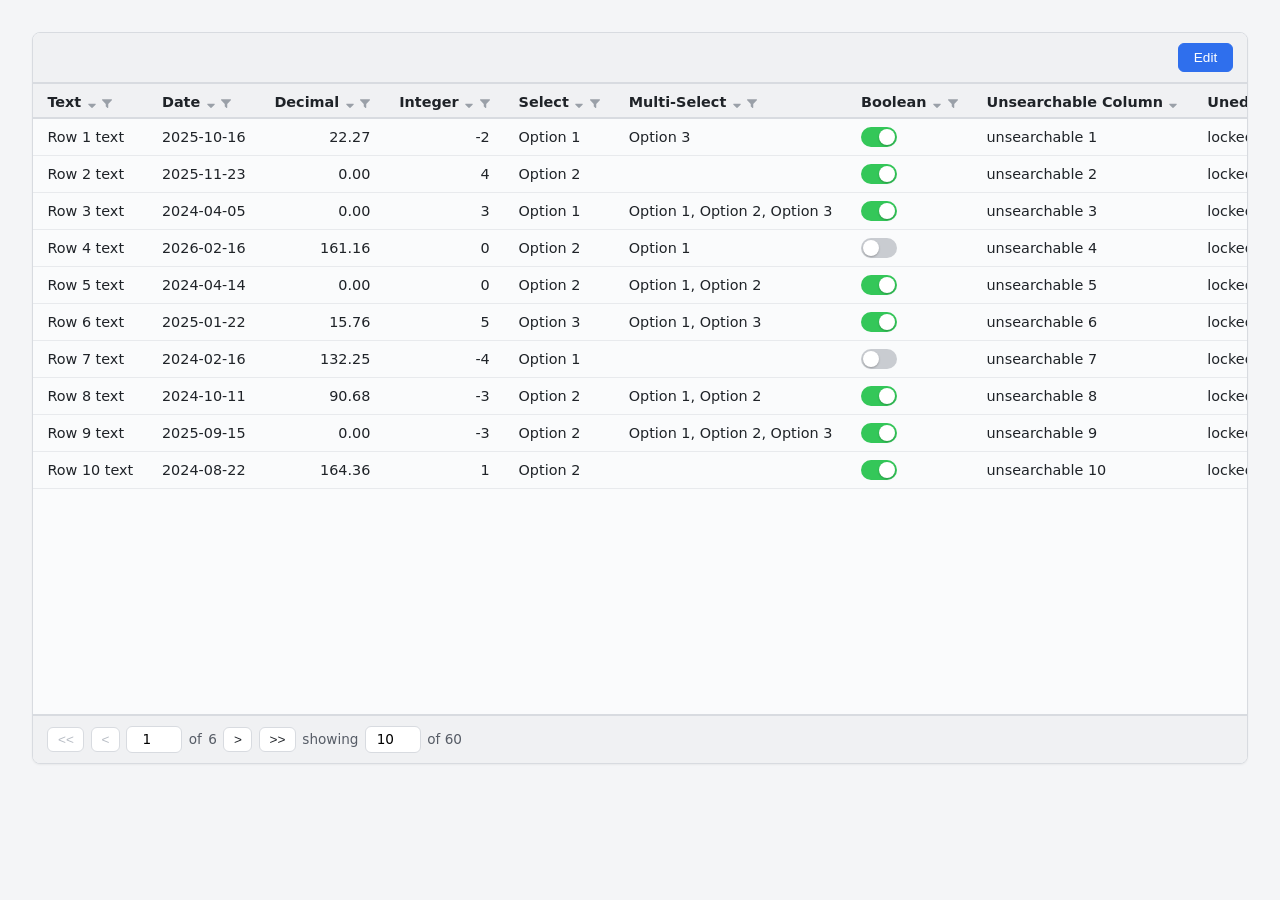
<file: index.html>
<!doctype html>
<html lang="en">
    <head>
        <meta charset="UTF-8" />
        <meta name="viewport" content="width=device-width, initial-scale=1.0" />
        <title>Data Grid</title>
        <link rel="stylesheet" href="style.css" />
    </head>
    <body>
        <div id="grid-container"></div>
        <script type="module">
            import { DataGrid } from "./modules/dataGrid.js";

            const container = document.getElementById("grid-container");

            async function loadConfig() {
                try {
                    const response = await fetch("./config.json");
                    return await response.json();
                } catch (error) {
                    return error.message;
                }
            }

            async function loadData() {
                try {
                    const response = await fetch("./data.json");
                    return await response.json();
                } catch (error) {
                    return error.message;
                }
            }

            const onSave = (changes) => {};

            const config = await loadConfig();
            const data = await loadData();
            const dataGrid = new DataGrid({
                container,
                config,
                data,
                onSave
            });
        </script>
    </body>
</html>
</file>
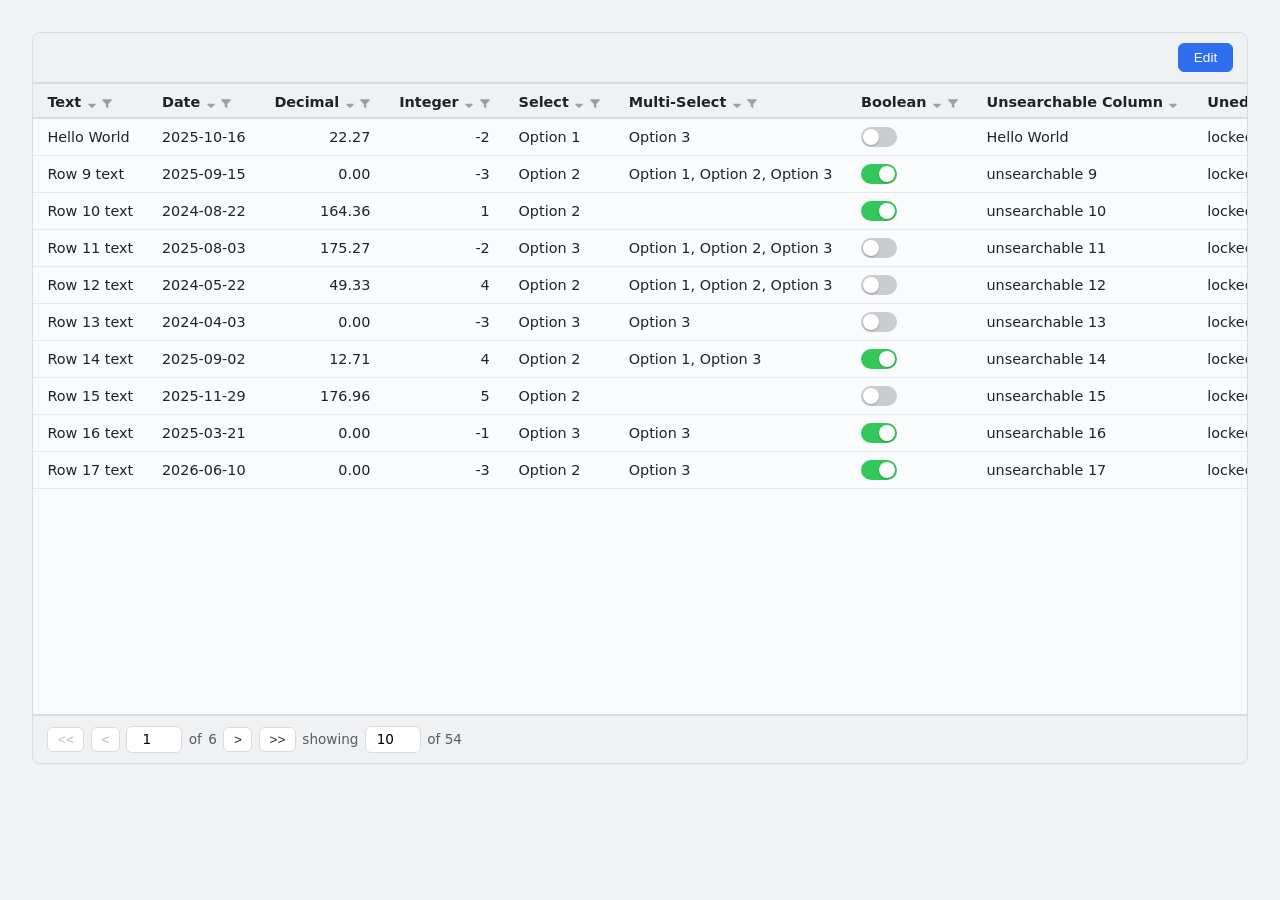
<file: app/index.html>
<!doctype html>
<html lang="en">
    <head>
        <meta charset="UTF-8" />
        <meta name="viewport" content="width=device-width, initial-scale=1.0" />
        <title>Data Grid</title>
        <link rel="icon" type="image/x-icon" href="table.ico" />
        <link rel="stylesheet" href="style.css" />
    </head>
    <body>
        <div id="grid-container"></div>
        <script type="module">
            import { DataGrid } from "./modules/dataGrid.js";

            const container = document.getElementById("grid-container");

            async function loadConfig() {
                try {
                    const response = await fetch("./config.json");
                    return await response.json();
                } catch (error) {
                    return error.message;
                }
            }

            async function loadData() {
                try {
                    const response = await fetch("./data.json");
                    return await response.json();
                } catch (error) {
                    return error.message;
                }
            }

            const onSave = (changes) => {
                fetch("/api/data/save", {
                    method: "POST",
                    headers: { "Content-Type": "application/json" },
                    body: JSON.stringify(changes),
                })
                    .then((res) => {
                        return res
                            .text()
                            .then((text) => ({ ok: res.ok, text }));
                    })
                    .then(({ ok, text }) => {
                        console.log(text);
                        if (!ok) {
                            container.innerHTML = text;
                        }
                    })
                    .catch((e) => {
                        console.log(e);
                        container.innerHTML = e;
                    });
            };

            const config = await loadConfig();
            const data = await loadData();
            const dataGrid = new DataGrid({
                container,
                config,
                data,
                onSave,
            });
        </script>
    </body>
</html>
</file>
<file: style.css>
* {
    box-sizing: border-box;
}

body {
    font-family:
        system-ui,
        -apple-system,
        "Segoe UI",
        sans-serif;
    background: #f4f5f7;
    color: #1f2328;
    margin: 0;
    padding: 2rem;
}

#grid-container {
    max-width: 100%;
    display: flex;
    flex-direction: column;
    background: #fafbfc;
    border: 1px solid #d8dbe0;
    border-radius: 8px;
    box-shadow: 0 1px 2px rgba(0, 0, 0, 0.05);
    overflow: hidden;
    position: relative;
}

.scroll-area {
    height: 70vh;
    overflow: auto;
    position: relative;
}

table {
    border-collapse: collapse;
    width: 100%;
    font-size: 0.9rem;
}

th {
    text-align: left;
    padding: 0.6rem 0.9rem;
    font-weight: 600;
    white-space: nowrap;
    background: #f0f1f3;
    position: sticky;
    top: 0;
    z-index: 1;
    box-shadow: inset 0 -2px 0 0 #d8dbe0;
}

.grid-footer {
    background: #f0f1f3;
    border-top: 2px solid #d8dbe0;
    padding: 0.6rem 0.9rem;
    flex-shrink: 0;
    display: flex;
    align-items: center;
    gap: 0.4rem;
    font-size: 0.85rem;
    color: #565c66;
}

.grid-footer button {
    appearance: none;
    border: 1px solid #d8dbe0;
    background: #fff;
    border-radius: 6px;
    padding: 0.3rem 0.6rem;
    font-size: 0.85rem;
    line-height: 1;
    color: #1f2328;
    cursor: pointer;
}

.grid-footer button:hover:not(:disabled) {
    background: #f4f5f7;
    border-color: #b9bfc7;
}

.grid-footer button:disabled {
    color: #b7bcc4;
    cursor: not-allowed;
}

.grid-footer input[type="number"] {
    width: 3.5rem;
    border: 1px solid #d8dbe0;
    border-radius: 6px;
    padding: 0.3rem 0.5rem;
    font-family: inherit;
    font-size: 0.85rem;
    text-align: center;
}

.grid-footer input[type="number"]:focus {
    outline: none;
    border-color: #2f6fed;
}

.grid-footer input[type="number"]:disabled {
    background: #e5e7eb;
    color: #b7bcc4;
}

td {
    padding: 0.5rem 0.9rem;
    border-bottom: 1px solid #e8eaed;
    white-space: nowrap;
}

tbody tr:nth-child(even) {
    background: #fafbfc;
}

tbody tr:hover {
    background: #eef2ff;
}

.numeric-cell {
    text-align: right;
    font-variant-numeric: tabular-nums;
}

.toggle {
    display: inline-block;
    width: 2.25rem;
    height: 1.25rem;
    border-radius: 999px;
    background: #c9ccd1;
    position: relative;
    vertical-align: middle;
    transition: background 0.15s ease;
}

.toggle.on {
    background: #34c759;
}

.toggle-knob {
    position: absolute;
    top: 2px;
    left: 2px;
    width: calc(1.25rem - 4px);
    height: calc(1.25rem - 4px);
    border-radius: 50%;
    background: #fff;
    box-shadow: 0 1px 2px rgba(0, 0, 0, 0.25);
    transition: left 0.15s ease;
}

.toggle.on .toggle-knob {
    left: calc(100% - 1.25rem + 2px);
}

.toggle-checkbox {
    appearance: none;
    display: inline-block;
    width: 2.25rem;
    height: 1.25rem;
    margin: 0;
    border-radius: 999px;
    background: #c9ccd1;
    position: relative;
    vertical-align: middle;
    cursor: pointer;
    transition: background 0.15s ease;
}

.toggle-checkbox::after {
    content: "";
    position: absolute;
    top: 2px;
    left: 2px;
    width: calc(1.25rem - 4px);
    height: calc(1.25rem - 4px);
    border-radius: 50%;
    background: #fff;
    box-shadow: 0 1px 2px rgba(0, 0, 0, 0.25);
    transition: left 0.15s ease;
}

.toggle-checkbox:checked {
    background: #34c759;
}

.toggle-checkbox:checked::after {
    left: calc(100% - 1.25rem + 2px);
}

.sort-button {
    appearance: none;
    background: none;
    border: none;
    padding: 0;
    margin-left: 0.35rem;
    cursor: pointer;
    color: #9aa0a8;
    vertical-align: middle;
    line-height: 0;
}

.sort-button:hover {
    color: #565c66;
}

.sort-button.asc,
.sort-button.desc {
    color: #1f2328;
}

.sort-button.desc svg {
    transform: rotate(180deg);
}

.filter-button {
    appearance: none;
    background: none;
    border: none;
    padding: 0;
    margin-left: 0.35rem;
    cursor: pointer;
    color: #9aa0a8;
    vertical-align: middle;
    line-height: 0;
}

.filter-button:hover {
    color: #565c66;
}

.filter-button.active {
    color: #2f6fed;
}

.filter-overlay {
    position: fixed;
    inset: 0;
    background: rgba(0, 0, 0, 0);
    z-index: 100;
}

.filter-dialog {
    position: fixed;
    margin: 0;
    z-index: 101;
    border: 1px solid #d8dbe0;
    border-radius: 10px;
    box-shadow: 0 10px 30px rgba(0, 0, 0, 0.2);
    padding: 1rem;
    min-width: 260px;
    font-family: inherit;
    color: #1f2328;
}

.filter-dialog::backdrop {
    background: transparent;
}

.control-container {
    display: flex;
    flex-direction: column;
    gap: 0.5rem;
    margin-bottom: 1rem;
}

.control-container select,
.control-container input[type="text"],
.control-container input[type="date"],
.control-container input[type="number"] {
    appearance: none;
    border: 1px solid #d8dbe0;
    border-radius: 6px;
    padding: 0.4rem 0.6rem;
    font-family: inherit;
    font-size: 0.85rem;
    color: #1f2328;
    background: #fff;
}

.control-container select:focus,
.control-container input:focus {
    outline: none;
    border-color: #2f6fed;
}

.control-container label:not([hidden]) {
    display: flex;
    align-items: center;
    gap: 0.4rem;
    font-size: 0.85rem;
}

.control-container input[type="checkbox"],
.control-container input[type="radio"] {
    accent-color: #2f6fed;
}

.options-container {
    display: flex;
    flex-direction: column;
    gap: 0.5rem;
}

.options-container > div:not([hidden]) {
    display: flex;
    flex-direction: column;
    gap: 0.35rem;
    max-height: 160px;
    overflow-y: auto;
    border: 1px solid #d8dbe0;
    border-radius: 6px;
    padding: 0.5rem 0.6rem;
}

.buttons-container {
    display: flex;
    justify-content: flex-end;
    gap: 0.5rem;
}

.apply-button,
.discard-button {
    appearance: none;
    border-radius: 6px;
    padding: 0.4rem 0.9rem;
    font-size: 0.85rem;
    cursor: pointer;
}

.apply-button {
    border: 1px solid #2f6fed;
    background: #2f6fed;
    color: #fff;
}

.apply-button:hover {
    background: #2559c9;
}

.apply-button:disabled {
    background: #b7c6ea;
    border-color: #b7c6ea;
    color: #fff;
    cursor: not-allowed;
}

.apply-button:disabled:hover {
    background: #b7c6ea;
}

.discard-button {
    border: 1px solid #d8dbe0;
    background: #fff;
    color: #1f2328;
}

.discard-button:hover {
    background: #f4f5f7;
}

.clear-button {
    appearance: none;
    border-radius: 6px;
    padding: 0.4rem 0.9rem;
    font-size: 0.85rem;
    cursor: pointer;
    border: 1px solid #f0b7b7;
    background: #fff;
    color: #c0392b;
    margin-right: auto;
}

.clear-button:hover {
    background: #fdf0f0;
}

.empty-state {
    position: sticky;
    left: 50%;
    transform: translateX(-50%);
    width: fit-content;
    text-align: center;
    padding: 1rem;
    color: #6b7280;
}

.grid-toolbar {
    background: #f0f1f3;
    border-bottom: 2px solid #d8dbe0;
    padding: 0.6rem 0.9rem;
    flex-shrink: 0;
    display: flex;
    align-items: center;
    justify-content: flex-end;
    gap: 0.5rem;
    font-size: 0.85rem;
}

.grid-toolbar button {
    appearance: none;
    border: 1px solid #d8dbe0;
    background: #fff;
    border-radius: 6px;
    padding: 0.4rem 0.9rem;
    font-size: 0.85rem;
    color: #1f2328;
    cursor: pointer;
}

.grid-toolbar button:hover {
    background: #f4f5f7;
    border-color: #b9bfc7;
}

.grid-toolbar .edit-btn,
.grid-toolbar .save-btn {
    border-color: #2f6fed;
    background: #2f6fed;
    color: #fff;
}

.grid-toolbar .edit-btn:hover,
.grid-toolbar .save-btn:hover {
    background: #2559c9;
    border-color: #2559c9;
}

.grid-toolbar .delete-btn {
    border-color: #f0b7b7;
    color: #c0392b;
}

.grid-toolbar .delete-btn:hover {
    background: #fdf0f0;
}

.grid-toolbar .add-btn {
    border-color: #34c759;
    background: #34c759;
    color: #fff;
}

.grid-toolbar .add-btn:hover {
    background: #2ba84a;
    border-color: #2ba84a;
}

.grid-toolbar .clear-filters-btn {
    color: #565c66;
}

.overlay {
    position: fixed;
    inset: 0;
    background: rgba(15, 18, 22, 0.35);
    z-index: 100;
}

.modal {
    z-index: 101;
    border: 1px solid #d8dbe0;
    border-radius: 10px;
    box-shadow: 0 10px 30px rgba(0, 0, 0, 0.2);
    padding: 1.25rem;
    max-width: 320px;
    font-family: inherit;
    color: #1f2328;
}

.modal:has(.add-row-form) {
    max-width: 480px;
    width: 90vw;
}

.add-row-form {
    display: flex;
    flex-direction: column;
    gap: 0.75rem;
    max-height: 60vh;
    overflow-y: auto;
    padding-right: 0.25rem;
}

.add-row-form label {
    display: flex;
    flex-direction: column;
    gap: 0.3rem;
    font-size: 0.85rem;
    font-weight: 600;
    color: #565c66;
}

.add-row-form label input,
.add-row-form label select,
.add-row-form label button {
    appearance: none;
    border: 1px solid #d8dbe0;
    border-radius: 6px;
    padding: 0.4rem 0.6rem;
    min-height: 2.1rem;
    font-family: inherit;
    font-size: 0.85rem;
    font-weight: 400;
    text-align: left;
    color: #1f2328;
    background: #fff;
    cursor: pointer;
}

.add-row-form label input:focus,
.add-row-form label select:focus,
.add-row-form label button:focus {
    outline: none;
    border-color: #2f6fed;
}

.modal::backdrop {
    background: transparent;
}

.modal .content {
    display: block;
    margin-bottom: 1.25rem;
    font-size: 0.9rem;
    line-height: 1.4;
}

.modal .buttons {
    display: flex;
    justify-content: flex-end;
    gap: 0.5rem;
}

.modal button {
    appearance: none;
    border-radius: 6px;
    padding: 0.4rem 0.9rem;
    font-size: 0.85rem;
    cursor: pointer;
}

.confirm-btn {
    border: 1px solid #2f6fed;
    background: #2f6fed;
    color: #fff;
}

.confirm-btn:hover:not(:disabled) {
    background: #2559c9;
}

.confirm-btn:disabled {
    background: #b7c6ea;
    border-color: #b7c6ea;
    color: #fff;
    cursor: not-allowed;
}

.modal .cancel-btn {
    border: 1px solid #d8dbe0;
    background: #fff;
    color: #1f2328;
}

.modal .cancel-btn:hover {
    background: #f4f5f7;
}

.edit-mode-cell {
    cursor: pointer;
    background: #fffce4;
}

.edit-mode-cell:not(.editing-cell):hover {
    background: #eef2ff;
    outline: 1px dashed #2f6fed;
    outline-offset: -1px;
}

.dirty-cell {
    background: #fff8e6;
    box-shadow: inset 3px 0 0 0 #e8a33d;
}

tbody tr.added-row {
    background: #f0fdf4;
    box-shadow: inset 3px 0 0 0 #34c759;
}

tbody tr.added-row:hover {
    background: #e3fbe9;
}

tbody tr.added-row .edit-mode-cell {
    background: #f0fdf4;
}

.editing-cell {
    position: relative;
    background: #fff;
    outline: 2px solid #2f6fed;
    outline-offset: -2px;
}

.editing-cell input:not(.toggle-checkbox),
.editing-cell select {
    display: block;
    width: 100%;
    border: none;
    outline: none;
    background: transparent;
    padding: 0;
    margin: 0;
    font: inherit;
    color: inherit;
}

.editing-cell button {
    position: absolute;
    inset: 0;
    border: none;
    outline: none;
    background: transparent;
    padding: 0.5rem 0.9rem;
    margin: 0;
    font: inherit;
    color: inherit;
    text-align: left;
    cursor: pointer;
}

.multiselect-edit-options {
    display: flex;
    flex-direction: column;
    gap: 0.2rem;
    max-height: 5rem;
    overflow-y: auto;
    width: auto;
    min-width: 200px;
    position: fixed;
    margin: 0;
    z-index: 101;
    background: #fff;
    border: 1px solid #d8dbe0;
    border-radius: 10px;
    box-shadow: 0 10px 30px rgba(0, 0, 0, 0.2);
    padding: 1rem;
    font-family: inherit;
    color: #1f2328;
}

.multiselect-edit-options::backdrop {
    background: transparent;
}

.multiselect-edit-options label {
    display: flex;
    align-items: center;
    gap: 0.35rem;
    font-size: 0.85rem;
    white-space: nowrap;
}

.multiselect-edit-options input[type="checkbox"] {
    accent-color: #2f6fed;
}

.wrong-input {
    outline: 2px solid #c0392b !important;
    outline-offset: -2px !important;
    background: #fdf0f0 !important;
}
</file>
<file: app/style.css>
* {
    box-sizing: border-box;
}

body {
    font-family:
        system-ui,
        -apple-system,
        "Segoe UI",
        sans-serif;
    background: #f4f5f7;
    color: #1f2328;
    margin: 0;
    padding: 2rem;
}

#grid-container {
    max-width: 100%;
    display: flex;
    flex-direction: column;
    background: #fafbfc;
    border: 1px solid #d8dbe0;
    border-radius: 8px;
    box-shadow: 0 1px 2px rgba(0, 0, 0, 0.05);
    overflow: hidden;
    position: relative;
}

.scroll-area {
    height: 70vh;
    overflow: auto;
    position: relative;
}

table {
    border-collapse: collapse;
    width: 100%;
    font-size: 0.9rem;
}

th {
    text-align: left;
    padding: 0.6rem 0.9rem;
    font-weight: 600;
    white-space: nowrap;
    background: #f0f1f3;
    position: sticky;
    top: 0;
    z-index: 1;
    box-shadow: inset 0 -2px 0 0 #d8dbe0;
}

.grid-footer {
    background: #f0f1f3;
    border-top: 2px solid #d8dbe0;
    padding: 0.6rem 0.9rem;
    flex-shrink: 0;
    display: flex;
    align-items: center;
    gap: 0.4rem;
    font-size: 0.85rem;
    color: #565c66;
}

.grid-footer button {
    appearance: none;
    border: 1px solid #d8dbe0;
    background: #fff;
    border-radius: 6px;
    padding: 0.3rem 0.6rem;
    font-size: 0.85rem;
    line-height: 1;
    color: #1f2328;
    cursor: pointer;
}

.grid-footer button:hover:not(:disabled) {
    background: #f4f5f7;
    border-color: #b9bfc7;
}

.grid-footer button:disabled {
    color: #b7bcc4;
    cursor: not-allowed;
}

.grid-footer input[type="number"] {
    width: 3.5rem;
    border: 1px solid #d8dbe0;
    border-radius: 6px;
    padding: 0.3rem 0.5rem;
    font-family: inherit;
    font-size: 0.85rem;
    text-align: center;
}

.grid-footer input[type="number"]:focus {
    outline: none;
    border-color: #2f6fed;
}

.grid-footer input[type="number"]:disabled {
    background: #e5e7eb;
    color: #b7bcc4;
}

td {
    padding: 0.5rem 0.9rem;
    border-bottom: 1px solid #e8eaed;
    white-space: nowrap;
}

tbody tr:nth-child(even) {
    background: #fafbfc;
}

tbody tr:hover {
    background: #eef2ff;
}

.numeric-cell {
    text-align: right;
    font-variant-numeric: tabular-nums;
}

.toggle {
    display: inline-block;
    width: 2.25rem;
    height: 1.25rem;
    border-radius: 999px;
    background: #c9ccd1;
    position: relative;
    vertical-align: middle;
    transition: background 0.15s ease;
}

.toggle.on {
    background: #34c759;
}

.toggle-knob {
    position: absolute;
    top: 2px;
    left: 2px;
    width: calc(1.25rem - 4px);
    height: calc(1.25rem - 4px);
    border-radius: 50%;
    background: #fff;
    box-shadow: 0 1px 2px rgba(0, 0, 0, 0.25);
    transition: left 0.15s ease;
}

.toggle.on .toggle-knob {
    left: calc(100% - 1.25rem + 2px);
}

.toggle-checkbox {
    appearance: none;
    display: inline-block;
    width: 2.25rem;
    height: 1.25rem;
    margin: 0;
    border-radius: 999px;
    background: #c9ccd1;
    position: relative;
    vertical-align: middle;
    cursor: pointer;
    transition: background 0.15s ease;
}

.toggle-checkbox::after {
    content: "";
    position: absolute;
    top: 2px;
    left: 2px;
    width: calc(1.25rem - 4px);
    height: calc(1.25rem - 4px);
    border-radius: 50%;
    background: #fff;
    box-shadow: 0 1px 2px rgba(0, 0, 0, 0.25);
    transition: left 0.15s ease;
}

.toggle-checkbox:checked {
    background: #34c759;
}

.toggle-checkbox:checked::after {
    left: calc(100% - 1.25rem + 2px);
}

.sort-button {
    appearance: none;
    background: none;
    border: none;
    padding: 0;
    margin-left: 0.35rem;
    cursor: pointer;
    color: #9aa0a8;
    vertical-align: middle;
    line-height: 0;
}

.sort-button:hover {
    color: #565c66;
}

.sort-button.asc,
.sort-button.desc {
    color: #1f2328;
}

.sort-button.desc svg {
    transform: rotate(180deg);
}

.filter-button {
    appearance: none;
    background: none;
    border: none;
    padding: 0;
    margin-left: 0.35rem;
    cursor: pointer;
    color: #9aa0a8;
    vertical-align: middle;
    line-height: 0;
}

.filter-button:hover {
    color: #565c66;
}

.filter-button.active {
    color: #2f6fed;
}

.filter-overlay {
    position: fixed;
    inset: 0;
    background: rgba(0, 0, 0, 0);
    z-index: 100;
}

.filter-dialog {
    position: fixed;
    margin: 0;
    z-index: 101;
    border: 1px solid #d8dbe0;
    border-radius: 10px;
    box-shadow: 0 10px 30px rgba(0, 0, 0, 0.2);
    padding: 1rem;
    min-width: 260px;
    font-family: inherit;
    color: #1f2328;
}

.filter-dialog::backdrop {
    background: transparent;
}

.control-container {
    display: flex;
    flex-direction: column;
    gap: 0.5rem;
    margin-bottom: 1rem;
}

.control-container select,
.control-container input[type="text"],
.control-container input[type="date"],
.control-container input[type="number"] {
    appearance: none;
    border: 1px solid #d8dbe0;
    border-radius: 6px;
    padding: 0.4rem 0.6rem;
    font-family: inherit;
    font-size: 0.85rem;
    color: #1f2328;
    background: #fff;
}

.control-container select:focus,
.control-container input:focus {
    outline: none;
    border-color: #2f6fed;
}

.control-container label:not([hidden]) {
    display: flex;
    align-items: center;
    gap: 0.4rem;
    font-size: 0.85rem;
}

.control-container input[type="checkbox"],
.control-container input[type="radio"] {
    accent-color: #2f6fed;
}

.options-container {
    display: flex;
    flex-direction: column;
    gap: 0.5rem;
}

.options-container > div:not([hidden]) {
    display: flex;
    flex-direction: column;
    gap: 0.35rem;
    max-height: 160px;
    overflow-y: auto;
    border: 1px solid #d8dbe0;
    border-radius: 6px;
    padding: 0.5rem 0.6rem;
}

.buttons-container {
    display: flex;
    justify-content: flex-end;
    gap: 0.5rem;
}

.apply-button,
.discard-button {
    appearance: none;
    border-radius: 6px;
    padding: 0.4rem 0.9rem;
    font-size: 0.85rem;
    cursor: pointer;
}

.apply-button {
    border: 1px solid #2f6fed;
    background: #2f6fed;
    color: #fff;
}

.apply-button:hover {
    background: #2559c9;
}

.apply-button:disabled {
    background: #b7c6ea;
    border-color: #b7c6ea;
    color: #fff;
    cursor: not-allowed;
}

.apply-button:disabled:hover {
    background: #b7c6ea;
}

.discard-button {
    border: 1px solid #d8dbe0;
    background: #fff;
    color: #1f2328;
}

.discard-button:hover {
    background: #f4f5f7;
}

.clear-button {
    appearance: none;
    border-radius: 6px;
    padding: 0.4rem 0.9rem;
    font-size: 0.85rem;
    cursor: pointer;
    border: 1px solid #f0b7b7;
    background: #fff;
    color: #c0392b;
    margin-right: auto;
}

.clear-button:hover {
    background: #fdf0f0;
}

.empty-state {
    position: sticky;
    left: 50%;
    transform: translateX(-50%);
    width: fit-content;
    text-align: center;
    padding: 1rem;
    color: #6b7280;
}

.grid-toolbar {
    background: #f0f1f3;
    border-bottom: 2px solid #d8dbe0;
    padding: 0.6rem 0.9rem;
    flex-shrink: 0;
    display: flex;
    align-items: center;
    justify-content: flex-end;
    gap: 0.5rem;
    font-size: 0.85rem;
}

.grid-toolbar button {
    appearance: none;
    border: 1px solid #d8dbe0;
    background: #fff;
    border-radius: 6px;
    padding: 0.4rem 0.9rem;
    font-size: 0.85rem;
    color: #1f2328;
    cursor: pointer;
}

.grid-toolbar button:hover {
    background: #f4f5f7;
    border-color: #b9bfc7;
}

.grid-toolbar .edit-btn,
.grid-toolbar .save-btn {
    border-color: #2f6fed;
    background: #2f6fed;
    color: #fff;
}

.grid-toolbar .edit-btn:hover,
.grid-toolbar .save-btn:hover {
    background: #2559c9;
    border-color: #2559c9;
}

.grid-toolbar .delete-btn {
    border-color: #f0b7b7;
    color: #c0392b;
}

.grid-toolbar .delete-btn:hover {
    background: #fdf0f0;
}

.grid-toolbar .add-btn {
    border-color: #34c759;
    background: #34c759;
    color: #fff;
}

.grid-toolbar .add-btn:hover {
    background: #2ba84a;
    border-color: #2ba84a;
}

.grid-toolbar .clear-filters-btn {
    color: #565c66;
}

.overlay {
    position: fixed;
    inset: 0;
    background: rgba(15, 18, 22, 0.35);
    z-index: 100;
}

.modal {
    z-index: 101;
    border: 1px solid #d8dbe0;
    border-radius: 10px;
    box-shadow: 0 10px 30px rgba(0, 0, 0, 0.2);
    padding: 1.25rem;
    max-width: 320px;
    font-family: inherit;
    color: #1f2328;
}

.modal:has(.add-row-form) {
    max-width: 480px;
    width: 90vw;
}

.add-row-form {
    display: flex;
    flex-direction: column;
    gap: 0.75rem;
    max-height: 60vh;
    overflow-y: auto;
    padding-right: 0.25rem;
}

.add-row-form label {
    display: flex;
    flex-direction: column;
    gap: 0.3rem;
    font-size: 0.85rem;
    font-weight: 600;
    color: #565c66;
}

.add-row-form label input,
.add-row-form label select,
.add-row-form label button {
    appearance: none;
    border: 1px solid #d8dbe0;
    border-radius: 6px;
    padding: 0.4rem 0.6rem;
    min-height: 2.1rem;
    font-family: inherit;
    font-size: 0.85rem;
    font-weight: 400;
    text-align: left;
    color: #1f2328;
    background: #fff;
    cursor: pointer;
}

.add-row-form label input:focus,
.add-row-form label select:focus,
.add-row-form label button:focus {
    outline: none;
    border-color: #2f6fed;
}

.modal::backdrop {
    background: transparent;
}

.modal .content {
    display: block;
    margin-bottom: 1.25rem;
    font-size: 0.9rem;
    line-height: 1.4;
}

.modal .buttons {
    display: flex;
    justify-content: flex-end;
    gap: 0.5rem;
}

.modal button {
    appearance: none;
    border-radius: 6px;
    padding: 0.4rem 0.9rem;
    font-size: 0.85rem;
    cursor: pointer;
}

.confirm-btn {
    border: 1px solid #2f6fed;
    background: #2f6fed;
    color: #fff;
}

.confirm-btn:hover:not(:disabled) {
    background: #2559c9;
}

.confirm-btn:disabled {
    background: #b7c6ea;
    border-color: #b7c6ea;
    color: #fff;
    cursor: not-allowed;
}

.modal .cancel-btn {
    border: 1px solid #d8dbe0;
    background: #fff;
    color: #1f2328;
}

.modal .cancel-btn:hover {
    background: #f4f5f7;
}

.edit-mode-cell {
    cursor: pointer;
    background: #fffce4;
}

.edit-mode-cell:not(.editing-cell):hover {
    background: #eef2ff;
    outline: 1px dashed #2f6fed;
    outline-offset: -1px;
}

.dirty-cell {
    background: #fff8e6;
    box-shadow: inset 3px 0 0 0 #e8a33d;
}

tbody tr.added-row {
    background: #f0fdf4;
    box-shadow: inset 3px 0 0 0 #34c759;
}

tbody tr.added-row:hover {
    background: #e3fbe9;
}

tbody tr.added-row .edit-mode-cell {
    background: #f0fdf4;
}

.editing-cell {
    position: relative;
    background: #fff;
    outline: 2px solid #2f6fed;
    outline-offset: -2px;
}

.editing-cell input:not(.toggle-checkbox),
.editing-cell select {
    display: block;
    width: 100%;
    border: none;
    outline: none;
    background: transparent;
    padding: 0;
    margin: 0;
    font: inherit;
    color: inherit;
}

.editing-cell button {
    position: absolute;
    inset: 0;
    border: none;
    outline: none;
    background: transparent;
    padding: 0.5rem 0.9rem;
    margin: 0;
    font: inherit;
    color: inherit;
    text-align: left;
    cursor: pointer;
}

.multiselect-edit-options {
    display: flex;
    flex-direction: column;
    gap: 0.2rem;
    max-height: 5rem;
    overflow-y: auto;
    width: auto;
    min-width: 200px;
    position: fixed;
    margin: 0;
    z-index: 101;
    background: #fff;
    border: 1px solid #d8dbe0;
    border-radius: 10px;
    box-shadow: 0 10px 30px rgba(0, 0, 0, 0.2);
    padding: 1rem;
    font-family: inherit;
    color: #1f2328;
}

.multiselect-edit-options::backdrop {
    background: transparent;
}

.multiselect-edit-options label {
    display: flex;
    align-items: center;
    gap: 0.35rem;
    font-size: 0.85rem;
    white-space: nowrap;
}

.multiselect-edit-options input[type="checkbox"] {
    accent-color: #2f6fed;
}

.wrong-input {
    outline: 2px solid #c0392b !important;
    outline-offset: -2px !important;
    background: #fdf0f0 !important;
}
</file>
